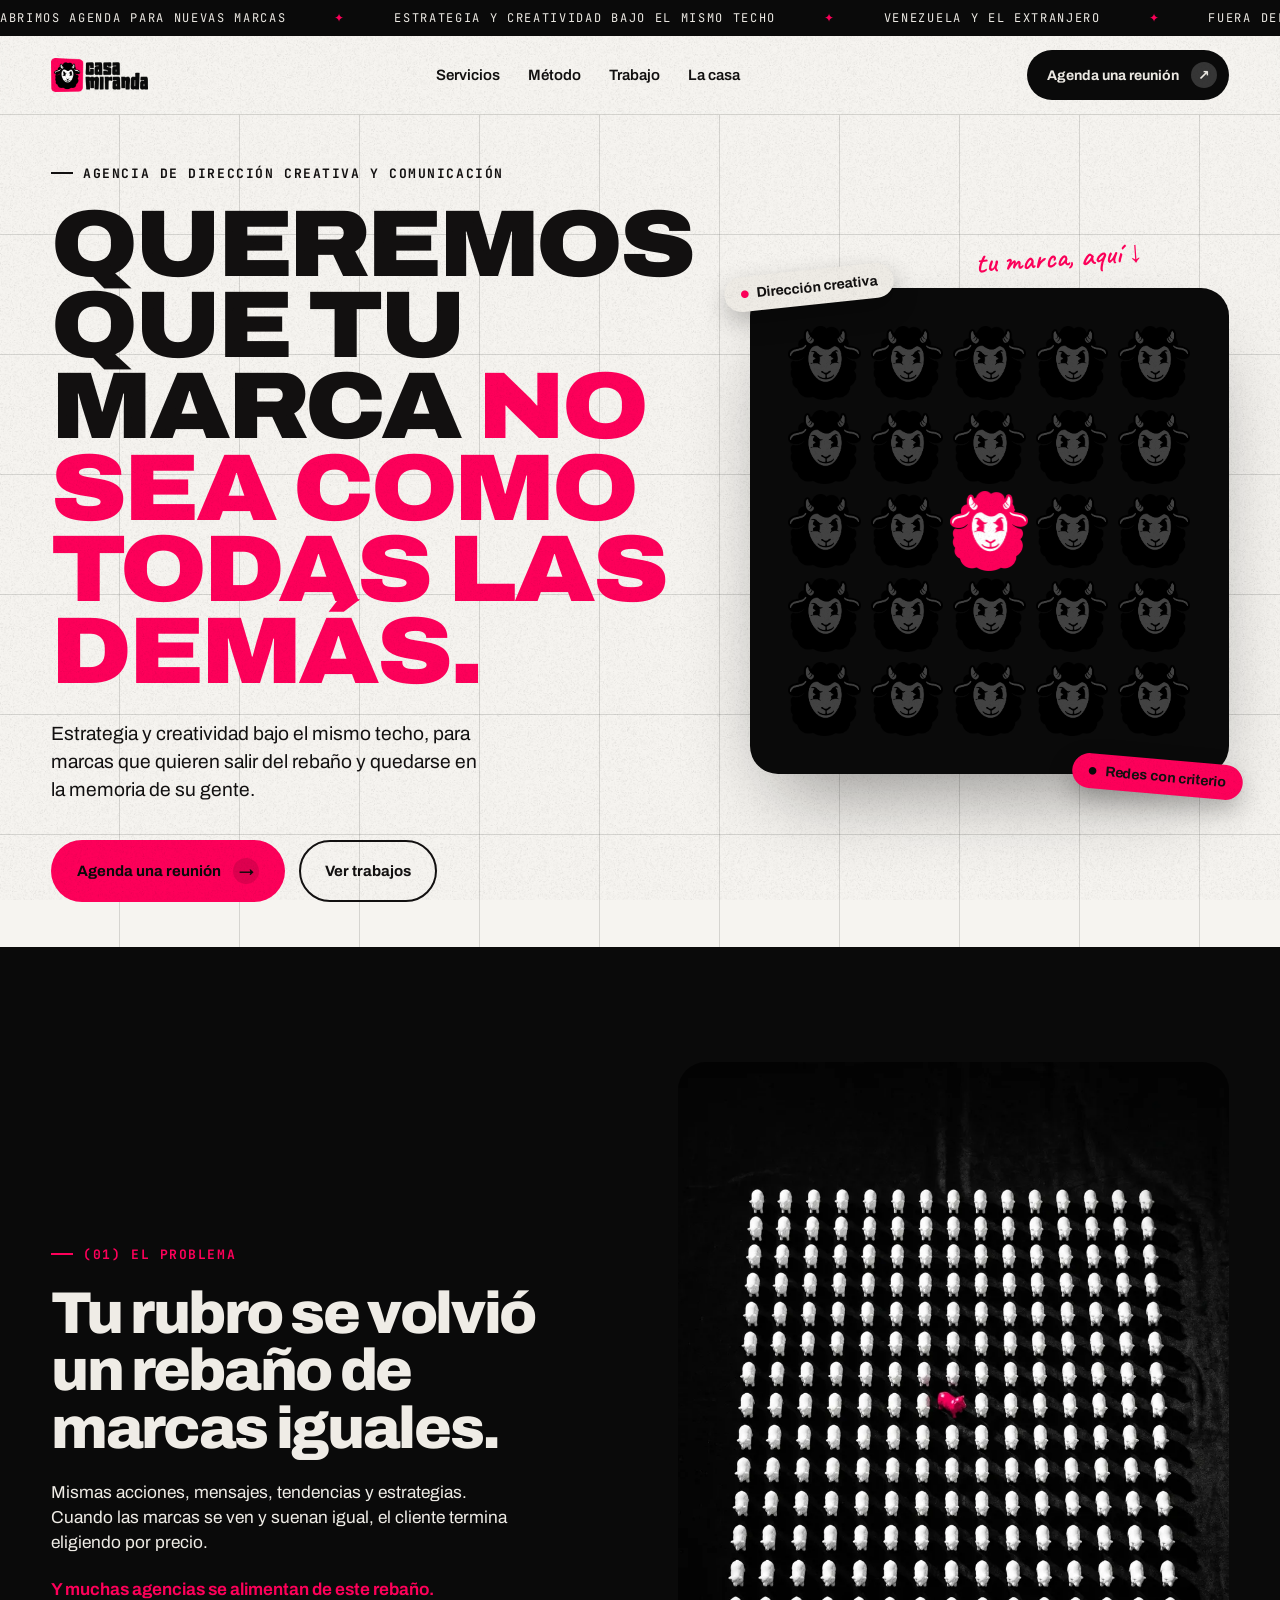
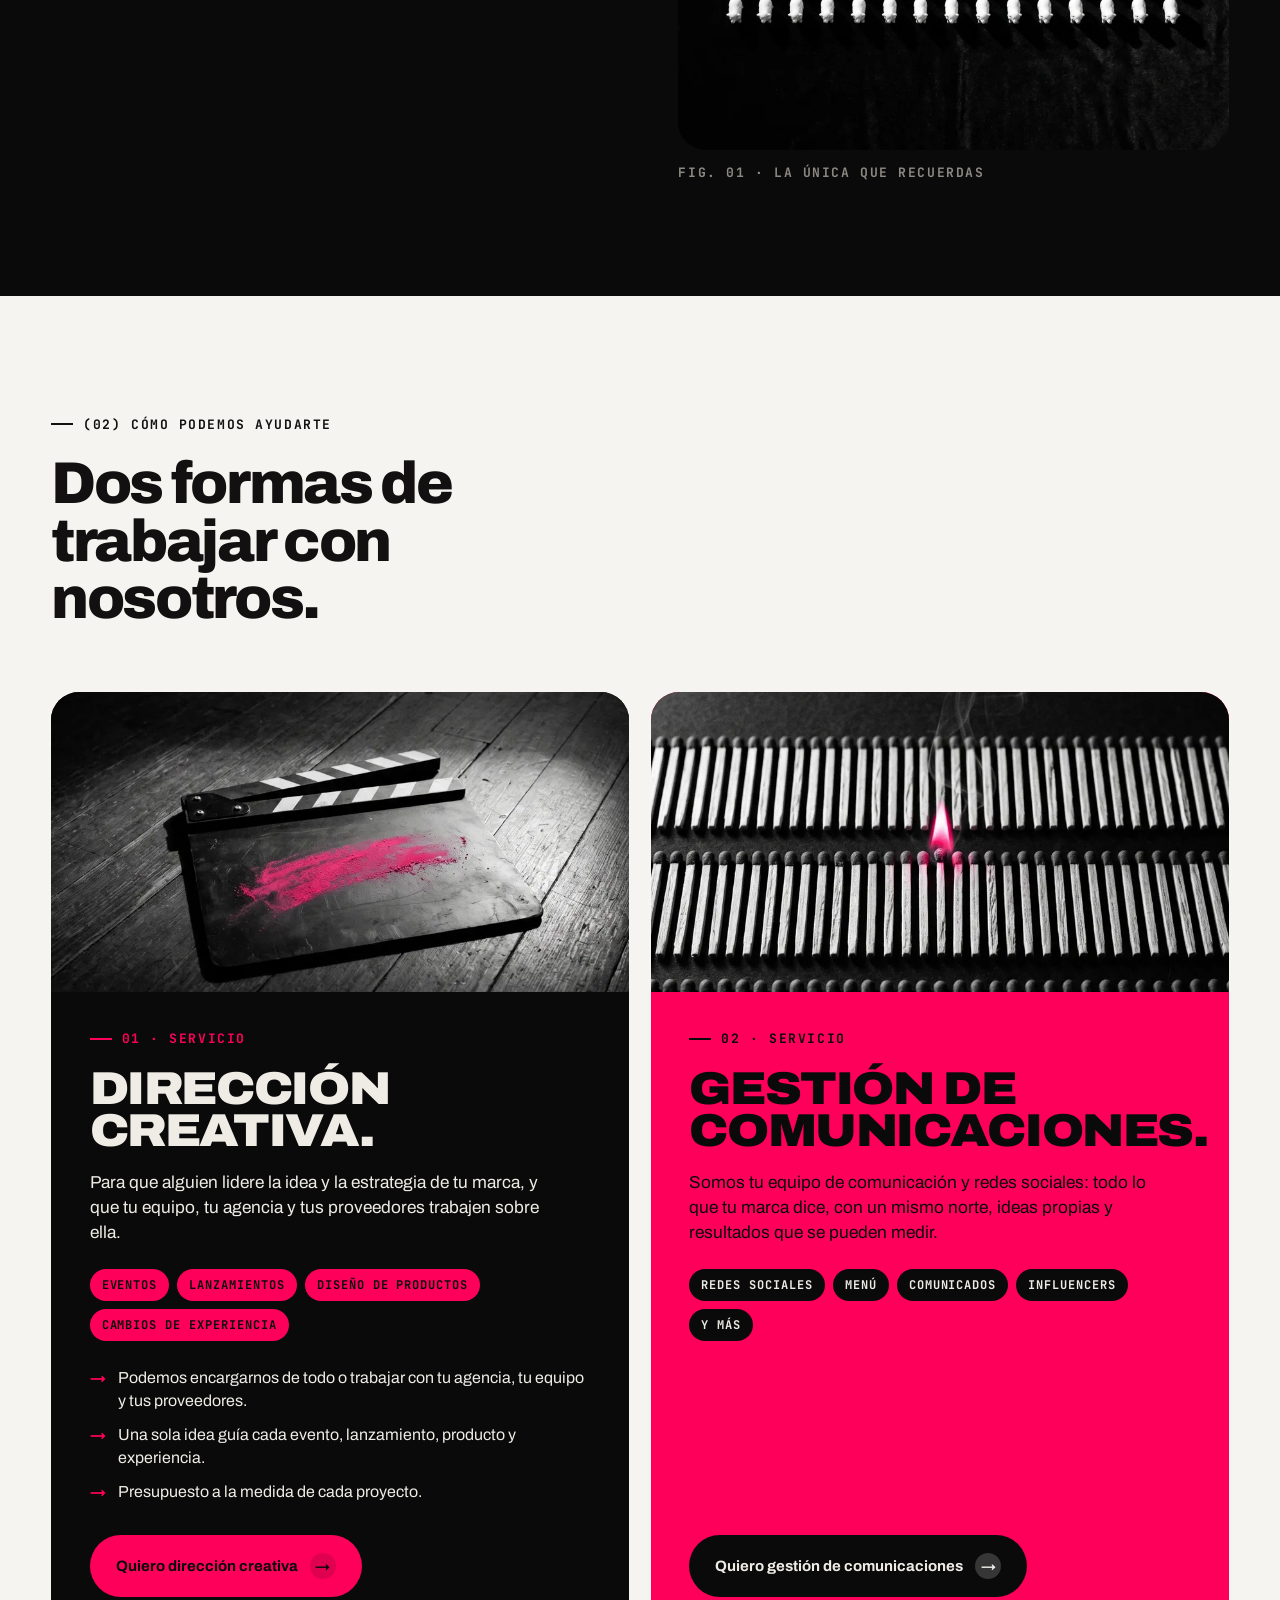
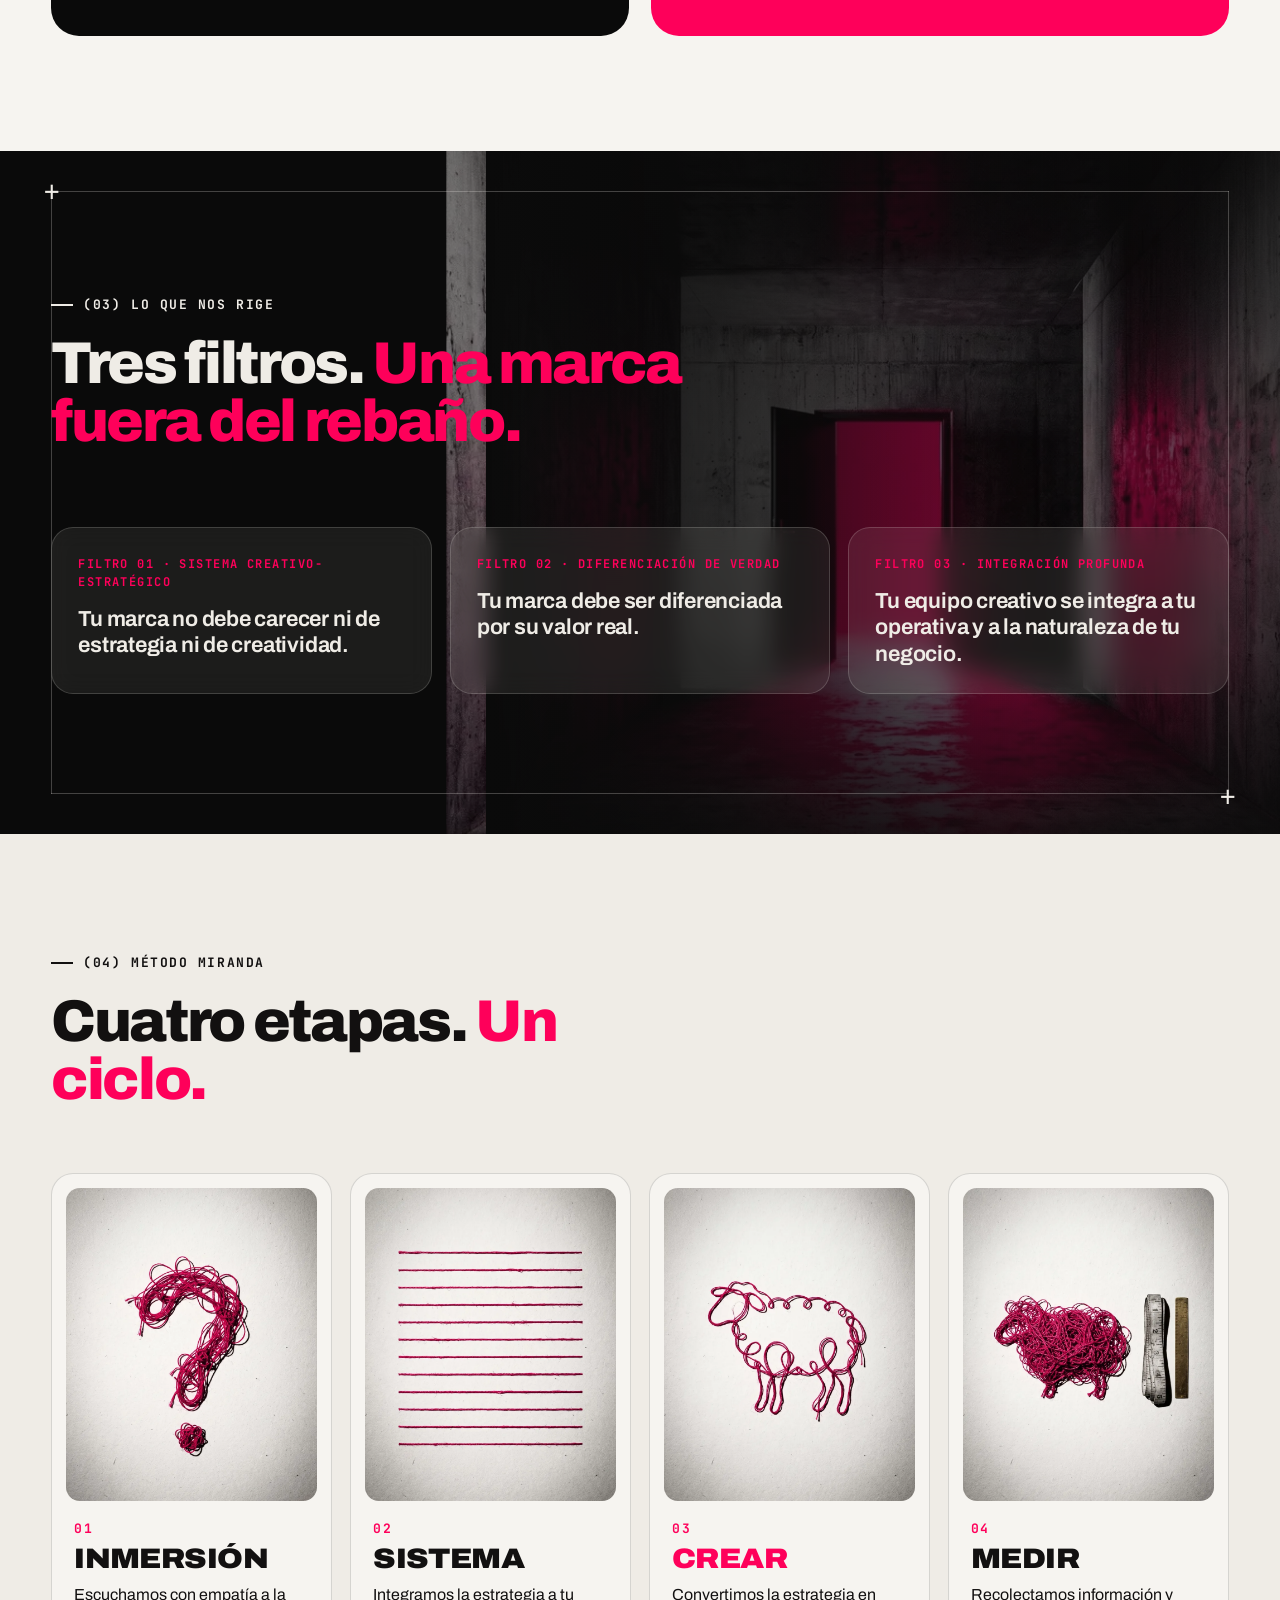
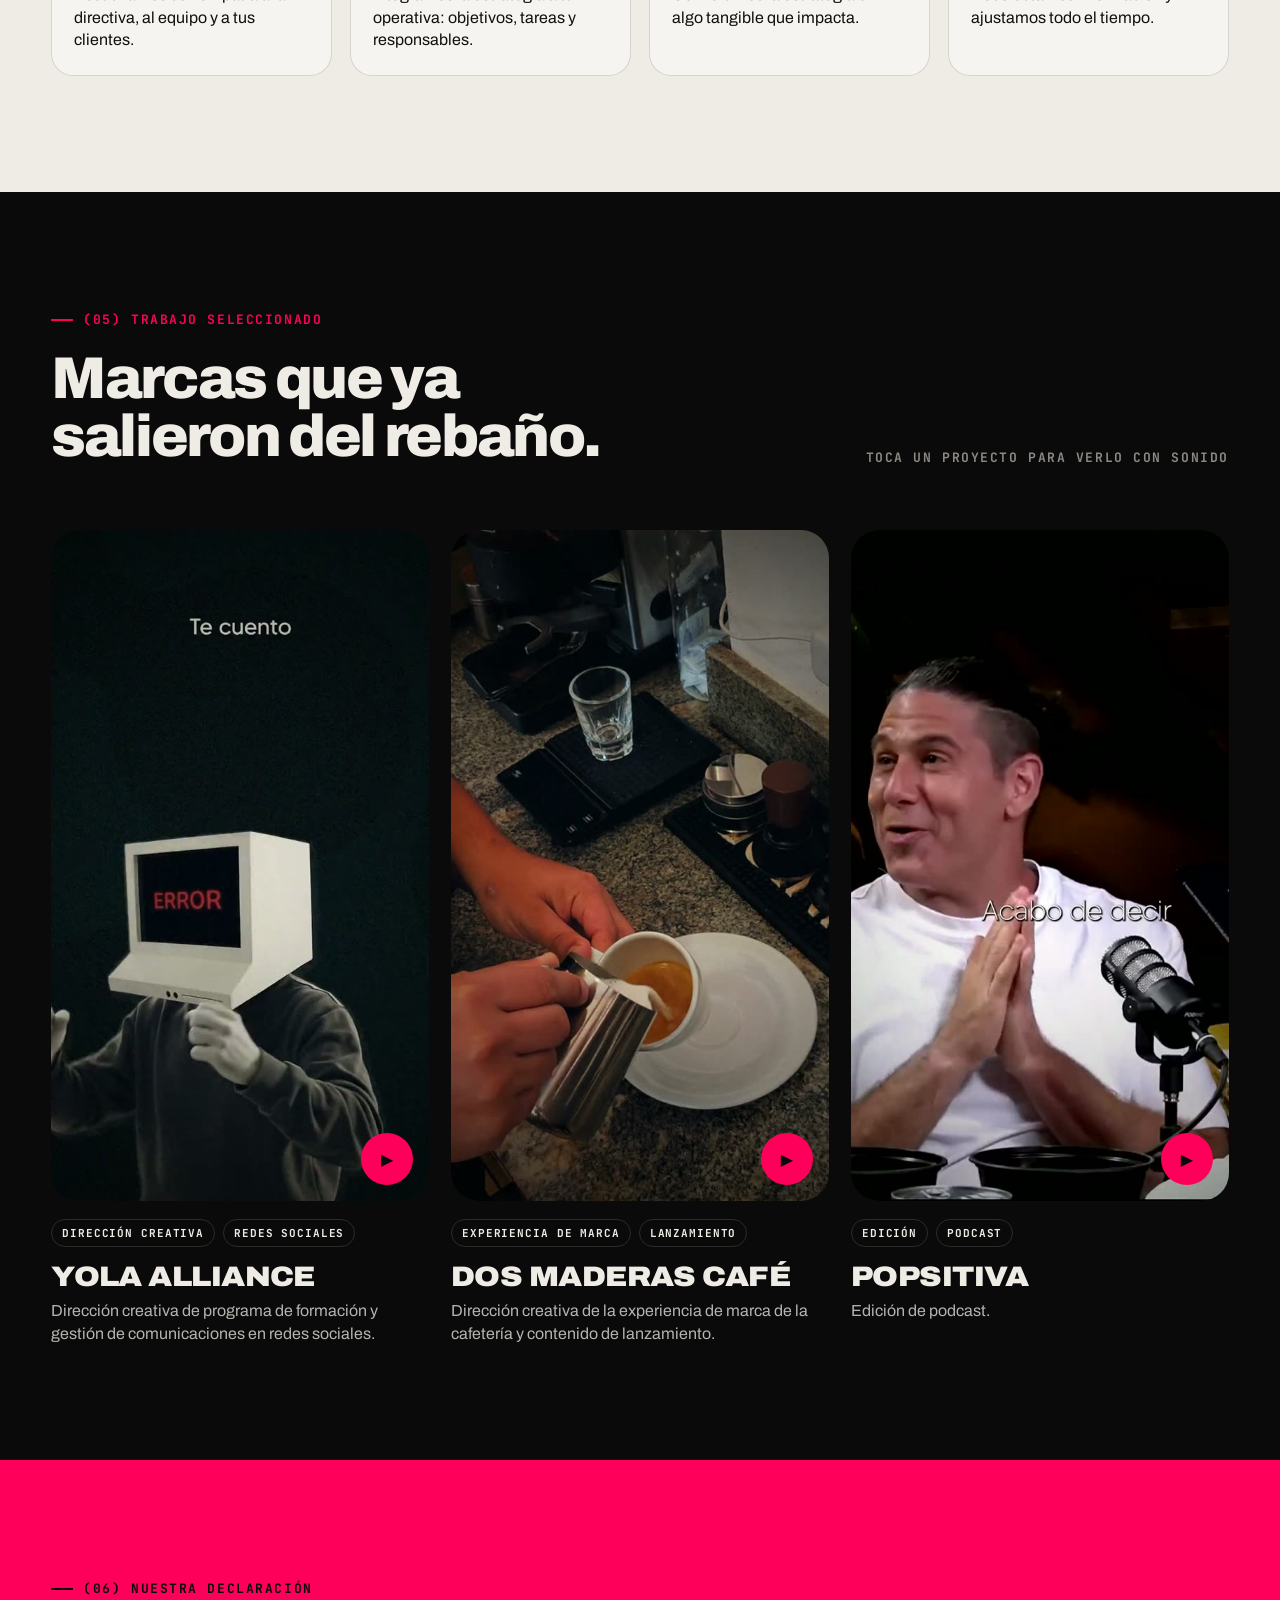
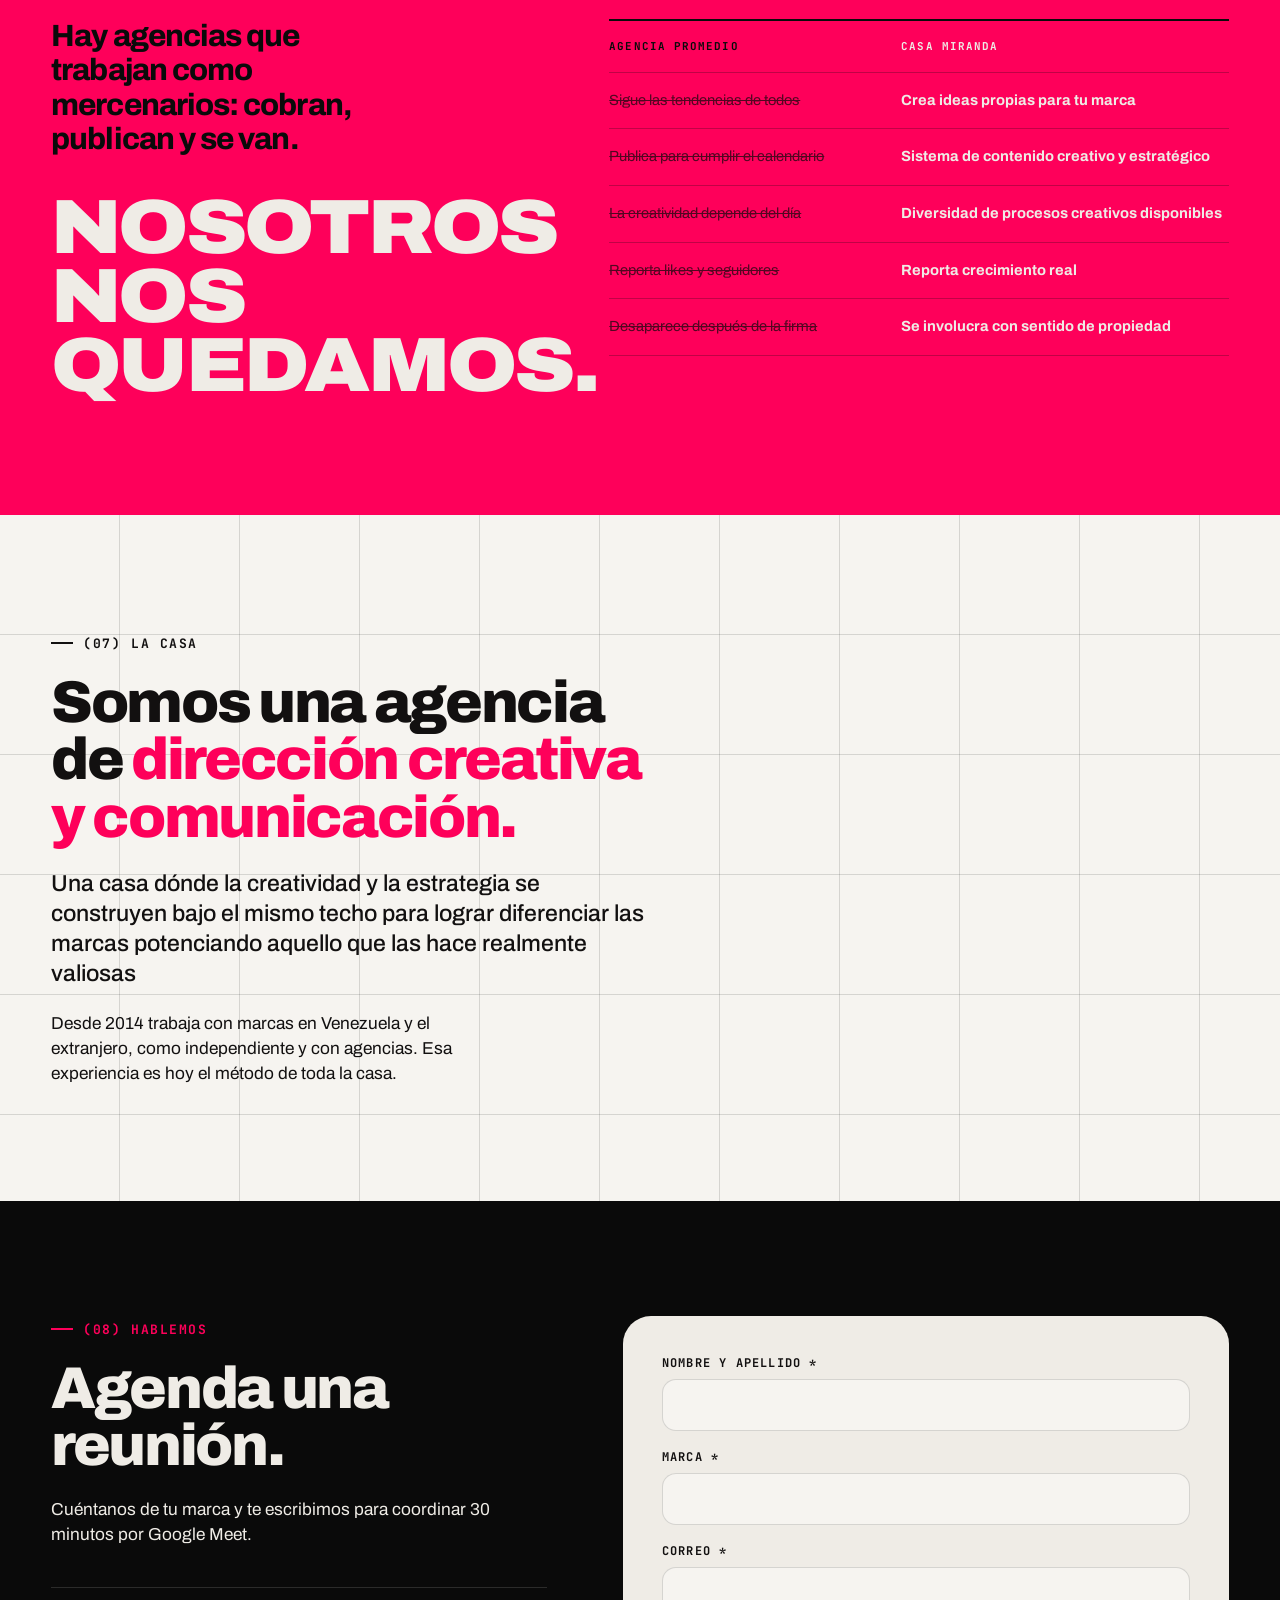
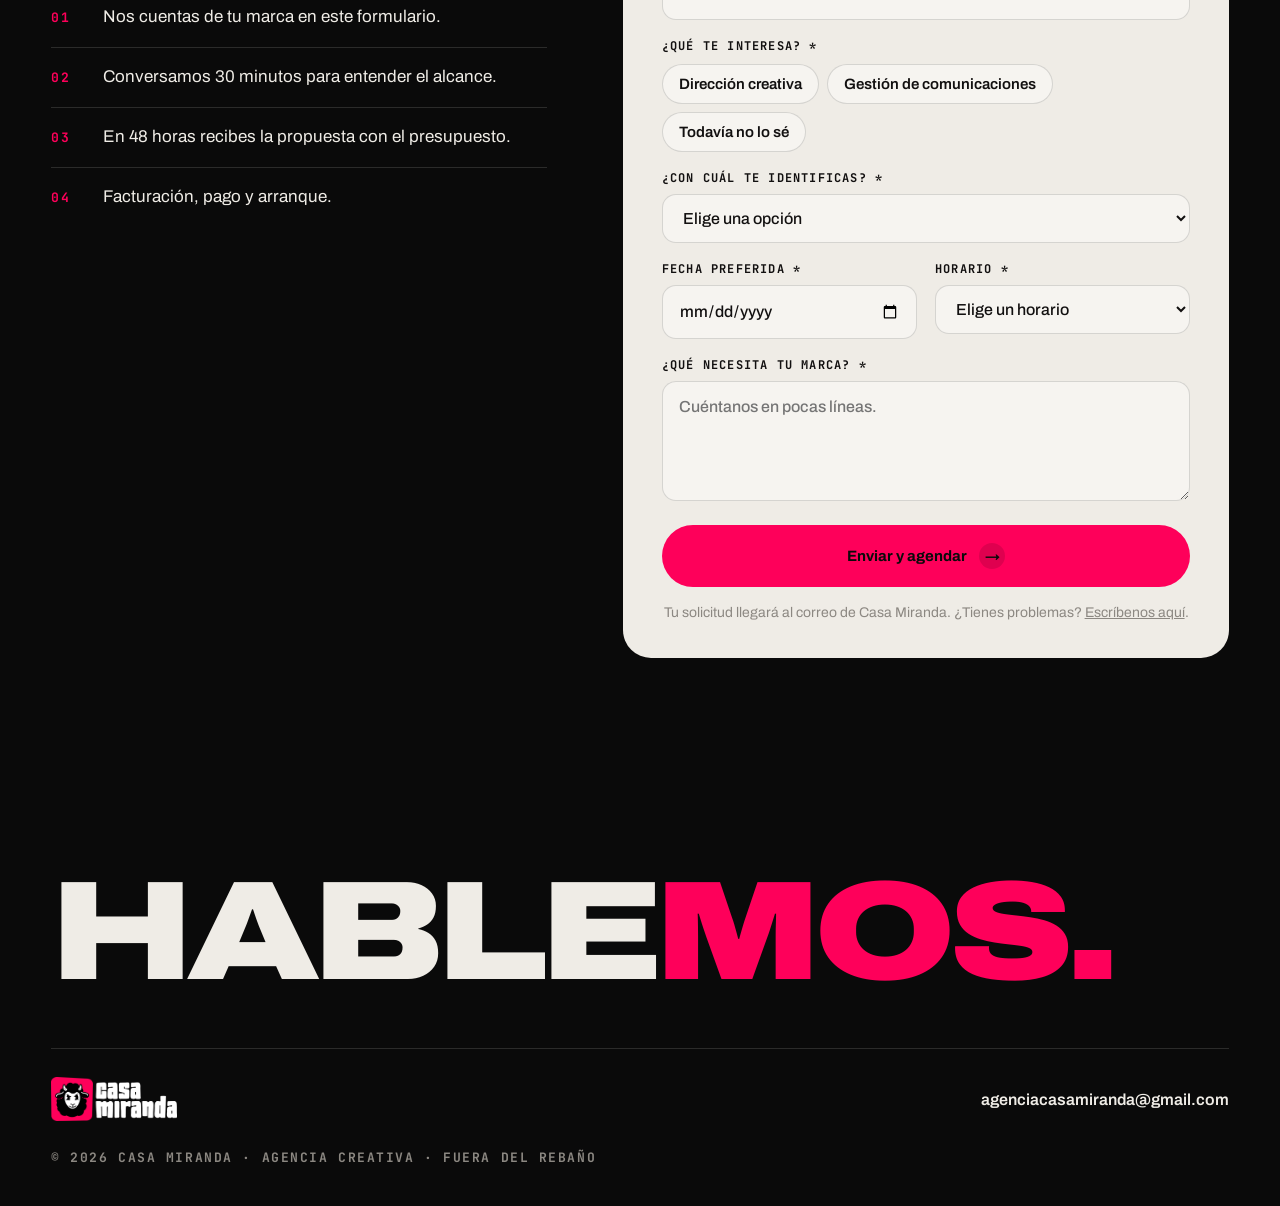
<file: index.html>
<!doctype html>
<html lang="es">
<head>
<meta charset="utf-8">
<meta name="viewport" content="width=device-width, initial-scale=1">
<title>Casa Miranda · Agencia de dirección creativa y comunicación</title>
<meta name="description" content="Queremos que tu marca no sea como todas las demás. Dirección creativa y gestión de comunicaciones: estrategia y creatividad bajo el mismo techo.">
<meta name="theme-color" content="#0A0A0A">
<meta property="og:title" content="Casa Miranda · Fuera del rebaño">
<meta property="og:description" content="Agencia de dirección creativa y comunicación. Estrategia y creatividad bajo el mismo techo.">
<meta property="og:image" content="assets/og-casa-miranda.png">
<meta property="og:type" content="website">
<meta name="twitter:card" content="summary_large_image">
<meta name="twitter:title" content="Casa Miranda · Fuera del rebaño">
<meta name="twitter:description" content="Agencia de dirección creativa y comunicación. Estrategia y creatividad bajo el mismo techo.">
<meta name="twitter:image" content="assets/og-casa-miranda.png">
<link rel="icon" href="assets/favicon.png">
<link rel="preconnect" href="https://fonts.googleapis.com"><link rel="preconnect" href="https://fonts.gstatic.com" crossorigin>
<link href="https://fonts.googleapis.com/css2?family=Archivo:wdth,wght@62..125,400..900&family=JetBrains+Mono:wght@500;700&family=Caveat:wght@600&display=swap" rel="stylesheet">
<link rel="stylesheet" href="styles.css">
<script>
window.dataLayer = window.dataLayer || [];
function gtag(){dataLayer.push(arguments);}
gtag('js', new Date());
</script>
<script async src="https://www.googletagmanager.com/gtm.js?id=GTM-PJ54HZ7G"></script>
<script>
!function(f,b,e,v,n,t,s)
{if(f.fbq)return;n=f.fbq=function(){n.callMethod?
n.callMethod.apply(n,arguments):n.queue.push(arguments)};
if(!f._fbq)f._fbq=n;n.push=n;n.loaded=!0;n.version='2.0';
n.queue=[];t=b.createElement(e);t.async=!0;
t.src=v;s=b.getElementsByTagName(e)[0];
s.parentNode.insertBefore(t,s)}(window,document,'script',
'https://connect.facebook.net/en_US/fbevents.js');
fbq('init', '1110024418749748');
fbq('track', 'PageView');
</script>
<noscript><style>.revela{opacity:1!important;transform:none!important}</style></noscript>
</head>
<body>
<noscript><img height="1" width="1" style="display:none" src="https://www.facebook.com/tr?id=1110024418749748&ev=PageView&noscript=1" alt=""></noscript>

<div class="ticker" aria-hidden="true"><div class="ticker__pista">
  <span>Abrimos agenda para nuevas marcas</span><span>Estrategia y creatividad bajo el mismo techo</span><span>Venezuela y el extranjero</span><span>Fuera del rebaño</span>
  <span>Abrimos agenda para nuevas marcas</span><span>Estrategia y creatividad bajo el mismo techo</span><span>Venezuela y el extranjero</span><span>Fuera del rebaño</span>
</div></div>

<header class="nav">
  <a href="#inicio" class="nav__logo" aria-label="Casa Miranda, inicio"><img src="assets/logo-h-negro.png" alt="Casa Miranda"></a>
  <nav class="nav__links" aria-label="Secciones">
    <a href="#servicios">Servicios</a><a href="#metodo">Método</a><a href="#trabajo">Trabajo</a><a href="#casa">La casa</a>
  </nav>
  <a href="#agenda" class="boton boton--negro">Agenda una reunión <span class="flecha">↗</span></a>
</header>

<main id="inicio">

<!-- HERO -->
<section class="hero reticula">
  <div class="hero__texto">
    <p class="etiqueta">Agencia de dirección creativa y comunicación</p>
    <h1 class="titular">Queremos que tu marca <em>no sea como todas las demás.</em></h1>
    <p class="hero__bajada">Estrategia y creatividad bajo el mismo techo, para marcas que quieren salir del rebaño y quedarse en la memoria de su gente.</p>
    <div class="hero__acciones">
      <a href="#agenda" class="boton boton--rosa">Agenda una reunión <span class="flecha">→</span></a>
      <a href="#trabajo" class="boton boton--linea">Ver trabajos</a>
    </div>
  </div>
  <div class="hero__rebano" aria-label="Un rebaño de ovejas negras con una sola oveja rosa">
    <div class="rebano" id="rebano"></div>
    <span class="sticker sticker--1">Dirección creativa</span>
    <span class="sticker sticker--2">Redes con criterio</span>
    <span class="mano hero__nota">tu marca, aquí ↓</span>
  </div>
</section>

<!-- EL PROBLEMA -->
<section class="bloque bloque--negro problema">
  <div class="problema__texto revela">
    <p class="etiqueta etiqueta--rosa">(01) El problema</p>
    <h2 class="titulo">Tu rubro se volvió un rebaño de marcas iguales.</h2>
    <p class="cuerpo">Mismas acciones, mensajes, tendencias y estrategias. Cuando las marcas se ven y suenan igual, el cliente termina eligiendo por precio.</p>
    <p class="cuerpo cuerpo--rosa">Y muchas agencias se alimentan de este rebaño.</p>
  </div>
  <figure class="problema__foto revela">
    <img src="assets/img/cm-01.webp" alt="Cuadrícula de ovejas blancas de porcelana con una sola oveja rosa" loading="lazy">
    <figcaption class="mono">Fig. 01 · La única que recuerdas</figcaption>
  </figure>
</section>

<!-- SERVICIOS -->
<section class="bloque servicios" id="servicios">
  <div class="cabeza revela">
    <p class="etiqueta">(02) Cómo podemos ayudarte</p>
    <h2 class="titulo">Dos formas de trabajar con nosotros.</h2>
  </div>
  <div class="servicios__grid">
    <article class="servicio servicio--negro revela">
      <div class="servicio__foto"><img src="assets/img/cm-26.webp" alt="Claqueta de cine con una mancha rosa" loading="lazy"></div>
      <div class="servicio__cuerpo">
        <p class="etiqueta etiqueta--rosa">01 · Servicio</p>
        <h3 class="servicio__titulo">Dirección creativa.</h3>
        <p class="cuerpo">Para que alguien lidere la idea y la estrategia de tu marca, y que tu equipo, tu agencia y tus proveedores trabajen sobre ella.</p>
        <ul class="chips"><li>Eventos</li><li>Lanzamientos</li><li>Diseño de productos</li><li>Cambios de experiencia</li></ul>
        <ul class="lista">
          <li>Podemos encargarnos de todo o trabajar con tu agencia, tu equipo y tus proveedores.</li>
          <li>Una sola idea guía cada evento, lanzamiento, producto y experiencia.</li>
          <li>Presupuesto a la medida de cada proyecto.</li>
        </ul>
        <a href="#agenda" class="boton boton--rosa" data-servicio="Dirección creativa">Quiero dirección creativa <span class="flecha">→</span></a>
      </div>
    </article>
    <article class="servicio servicio--rosa revela">
      <div class="servicio__foto"><img src="assets/img/cm-03.webp" alt="Una fila de fósforos con uno solo encendido en rosa" loading="lazy"></div>
      <div class="servicio__cuerpo">
        <p class="etiqueta">02 · Servicio</p>
        <h3 class="servicio__titulo">Gestión de comunicaciones.</h3>
        <p class="cuerpo">Somos tu equipo de comunicación y redes sociales: todo lo que tu marca dice, con un mismo norte, ideas propias y resultados que se pueden medir.</p>
        <ul class="chips chips--negro"><li>Redes sociales</li><li>Menú</li><li>Comunicados</li><li>Influencers</li><li>Y más</li></ul>
        <a href="#agenda" class="boton boton--negro" data-servicio="Gestión de comunicaciones">Quiero gestión de comunicaciones <span class="flecha">→</span></a>
      </div>
    </article>
  </div>
</section>

<!-- TRES FILTROS -->
<section class="filtros" aria-labelledby="t-filtros">
  <div class="filtros__fondo"><img src="assets/img/cm-07-c.webp" alt="" loading="lazy"></div>
  <div class="filtros__reticula" aria-hidden="true"><i></i><i></i><i></i><i></i></div>
  <div class="filtros__contenido">
    <p class="etiqueta etiqueta--hueso revela">(03) Lo que nos rige</p>
    <h2 class="titulo titulo--hueso revela" id="t-filtros">Tres filtros. <em>Una marca fuera del rebaño.</em></h2>
    <div class="filtros__grid">
      <article class="filtro revela"><span class="mono">Filtro 01 · Sistema creativo-estratégico</span><p>Tu marca no debe carecer ni de estrategia ni de creatividad.</p></article>
      <article class="filtro revela"><span class="mono">Filtro 02 · Diferenciación de verdad</span><p>Tu marca debe ser diferenciada por su valor real.</p></article>
      <article class="filtro revela"><span class="mono">Filtro 03 · Integración profunda</span><p>Tu equipo creativo se integra a tu operativa y a la naturaleza de tu negocio.</p></article>
    </div>
  </div>
</section>

<!-- MÉTODO -->
<section class="bloque metodo" id="metodo">
  <div class="cabeza revela">
    <p class="etiqueta">(04) Método Miranda</p>
    <h2 class="titulo">Cuatro etapas. <em>Un ciclo.</em></h2>
  </div>
  <ol class="metodo__lista">
    <li class="paso revela"><img src="assets/img/cm-18.webp" alt="Hilo rosa enredado en forma de signo de interrogación" loading="lazy"><span class="mono">01</span><h3>Inmersión</h3><p>Escuchamos con empatía a la directiva, al equipo y a tus clientes.</p></li>
    <li class="paso revela"><img src="assets/img/cm-19.webp" alt="Hilo rosa ordenado en líneas rectas" loading="lazy"><span class="mono">02</span><h3>Sistema</h3><p>Integramos la estrategia a tu operativa: objetivos, tareas y responsables.</p></li>
    <li class="paso revela"><img src="assets/img/cm-20.webp" alt="Hilo rosa con la silueta de una oveja" loading="lazy"><span class="mono">03</span><h3>Crear</h3><p>Convertimos la estrategia en algo tangible que impacta.</p></li>
    <li class="paso revela"><img src="assets/img/cm-21.webp" alt="Oveja de hilo rosa junto a una cinta métrica" loading="lazy"><span class="mono">04</span><h3>Medir</h3><p>Recolectamos información y ajustamos todo el tiempo.</p></li>
  </ol>
</section>

<!-- TRABAJO -->
<section class="bloque bloque--negro trabajo" id="trabajo">
  <div class="cabeza cabeza--fila revela">
    <div>
      <p class="etiqueta etiqueta--rosa">(05) Trabajo seleccionado</p>
      <h2 class="titulo titulo--hueso">Marcas que ya salieron del rebaño.</h2>
    </div>
    <p class="mono trabajo__ayuda">Toca un proyecto para verlo con sonido</p>
  </div>
  <div class="trabajo__grid">
    <button class="caso revela" data-video="assets/video/yola.mp4">
      <span class="caso__marco"><video src="assets/video/yola.mp4" poster="assets/video/yola.jpg" muted loop playsinline preload="none"></video><span class="caso__play" aria-hidden="true">▶</span></span>
      <span class="caso__info"><span class="chips chips--chico"><span>Dirección creativa</span><span>Redes sociales</span></span>
        <strong>Yola Alliance</strong><span>Dirección creativa de programa de formación y gestión de comunicaciones en redes sociales.</span></span>
    </button>
    <button class="caso revela" data-video="assets/video/dos-maderas.mp4">
      <span class="caso__marco"><video src="assets/video/dos-maderas.mp4" poster="assets/video/dos-maderas.jpg" muted loop playsinline preload="none"></video><span class="caso__play" aria-hidden="true">▶</span></span>
      <span class="caso__info"><span class="chips chips--chico"><span>Experiencia de marca</span><span>Lanzamiento</span></span>
        <strong>Dos Maderas Café</strong><span>Dirección creativa de la experiencia de marca de la cafetería y contenido de lanzamiento.</span></span>
    </button>
    <button class="caso revela" data-video="assets/video/popsitiva.mp4">
      <span class="caso__marco"><video src="assets/video/popsitiva.mp4" poster="assets/video/popsitiva.jpg" muted loop playsinline preload="none"></video><span class="caso__play" aria-hidden="true">▶</span></span>
      <span class="caso__info"><span class="chips chips--chico"><span>Edición</span><span>Podcast</span></span>
        <strong>Popsitiva</strong><span>Edición de podcast.</span></span>
    </button>
  </div>
</section>

<!-- DECLARACIÓN -->
<section class="bloque bloque--rosa declaracion">
  <div class="declaracion__frase revela">
    <p class="etiqueta">(06) Nuestra declaración</p>
    <p class="declaracion__cita">Hay agencias que trabajan como mercenarios: cobran, publican y se van.</p>
    <p class="titular titular--hueso">Nosotros nos quedamos.</p>
  </div>
  <div class="contraste revela">
    <div class="contraste__fila contraste__cab"><span>Agencia promedio</span><span>Casa Miranda</span></div>
    <div class="contraste__fila"><s>Sigue las tendencias de todos</s><span>Crea ideas propias para tu marca</span></div>
    <div class="contraste__fila"><s>Publica para cumplir el calendario</s><span>Sistema de contenido creativo y estratégico</span></div>
    <div class="contraste__fila"><s>La creatividad depende del día</s><span>Diversidad de procesos creativos disponibles</span></div>
    <div class="contraste__fila"><s>Reporta likes y seguidores</s><span>Reporta crecimiento real</span></div>
    <div class="contraste__fila"><s>Desaparece después de la firma</s><span>Se involucra con sentido de propiedad</span></div>
  </div>
</section>

<!-- LA CASA -->
<section class="bloque casa reticula" id="casa">
  <div class="casa__texto revela">
    <p class="etiqueta">(07) La casa</p>
    <h2 class="titulo">Somos una agencia de <em>dirección creativa y comunicación.</em></h2>
    <p class="cuerpo cuerpo--grande">Una casa dónde la creatividad y la estrategia se construyen bajo el mismo techo para lograr diferenciar las marcas potenciando aquello que las hace realmente valiosas</p>
    <p class="cuerpo">Desde 2014 trabaja con marcas en Venezuela y el extranjero, como independiente y con agencias. Esa experiencia es hoy el método de toda la casa.</p>
  </div>
</section>

<!-- AGENDA -->
<section class="bloque bloque--negro agenda" id="agenda">
  <div class="agenda__texto revela">
    <p class="etiqueta etiqueta--rosa">(08) Hablemos</p>
    <h2 class="titulo titulo--hueso">Agenda una reunión.</h2>
    <p class="cuerpo">Cuéntanos de tu marca y te escribimos para coordinar 30 minutos por Google Meet.</p>
    <ol class="pasos-cortos">
      <li><span class="mono">01</span>Nos cuentas de tu marca en este formulario.</li>
      <li><span class="mono">02</span>Conversamos 30 minutos para entender el alcance.</li>
      <li><span class="mono">03</span>En 48 horas recibes la propuesta con el presupuesto.</li>
      <li><span class="mono">04</span>Facturación, pago y arranque.</li>
    </ol>
  </div>
  <form class="formulario revela" id="formulario" novalidate>
    <input type="hidden" name="access_key" value="4d8f2d1c-9576-4870-9f86-ec5b247cd82f">
    <div class="campo"><label for="f-nombre">Nombre y apellido *</label><input id="f-nombre" name="name" required autocomplete="name"></div>
    <div class="campo"><label for="f-marca">Marca *</label><input id="f-marca" name="marca" required autocomplete="organization"></div>
    <div class="campo"><label for="f-correo">Correo *</label><input id="f-correo" name="email" type="email" required autocomplete="email"></div>
    <fieldset class="campo">
      <legend>¿Qué te interesa? *</legend>
      <div class="opciones">
        <label><input type="radio" name="servicio" value="Dirección creativa" required><span>Dirección creativa</span></label>
        <label><input type="radio" name="servicio" value="Gestión de comunicaciones" required><span>Gestión de comunicaciones</span></label>
        <label><input type="radio" name="servicio" value="Todavía no lo sé" required><span>Todavía no lo sé</span></label>
      </div>
    </fieldset>
    <div class="campo"><label for="f-perfil">¿Con cuál te identificas? *</label>
      <select id="f-perfil" name="perfil" required>
        <option value="" disabled selected>Elige una opción</option>
        <option>Mi marca tiene años de historia y no quiero quedarme dormido.</option>
        <option>Estoy cansado de propuestas de relleno y exijo ideas con buen acabado.</option>
        <option>Mi producto ya funciona, pero el marketing todavía depende de mí.</option>
        <option>Mi marca es parte de mi vida y quiero un equipo que la sienta igual.</option>
      </select></div>
    <div class="campo campo--mitad"><label for="f-fecha">Fecha preferida *</label><input id="f-fecha" name="fecha" type="date" required></div>
    <div class="campo campo--mitad"><label for="f-hora">Horario *</label>
      <select id="f-hora" name="hora" required><option value="" disabled selected>Elige un horario</option><option>Cualquiera</option><option>Mañana</option><option>Tarde</option></select></div>
    <div class="campo"><label for="f-mensaje">¿Qué necesita tu marca? *</label><textarea id="f-mensaje" name="message" rows="4" placeholder="Cuéntanos en pocas líneas." required></textarea></div>
    <p class="formulario__error" id="f-error" role="alert" tabindex="-1"></p>
    <button type="submit" class="boton boton--rosa boton--ancho">Enviar y agendar <span class="flecha">→</span></button>
    <p class="formulario__nota">Tu solicitud llegará al correo de Casa Miranda. ¿Tienes problemas? <a href="#" data-correo>Escríbenos aquí</a>.</p>
  </form>
</section>

</main>

<footer class="pie">
  <p class="pie__grande">Hable<em>mos.</em></p>
  <div class="pie__fila">
    <img src="assets/logo-h-blanco.png" alt="Casa Miranda" class="pie__logo">
    <ul class="pie__contacto">
      <li><a href="#" data-correo>agenciacasamiranda@gmail.com</a></li>
    </ul>
  </div>
  <p class="mono pie__legal">© 2026 Casa Miranda · Agencia creativa · Fuera del rebaño</p>
</footer>

<div class="visor" id="visor" role="dialog" aria-modal="true" aria-label="Reproducción del proyecto" hidden>
  <button class="visor__cerrar" aria-label="Cerrar">✕</button>
  <video controls playsinline></video>
</div>

<script src="main.js"></script>
</body>
</html>
</file>
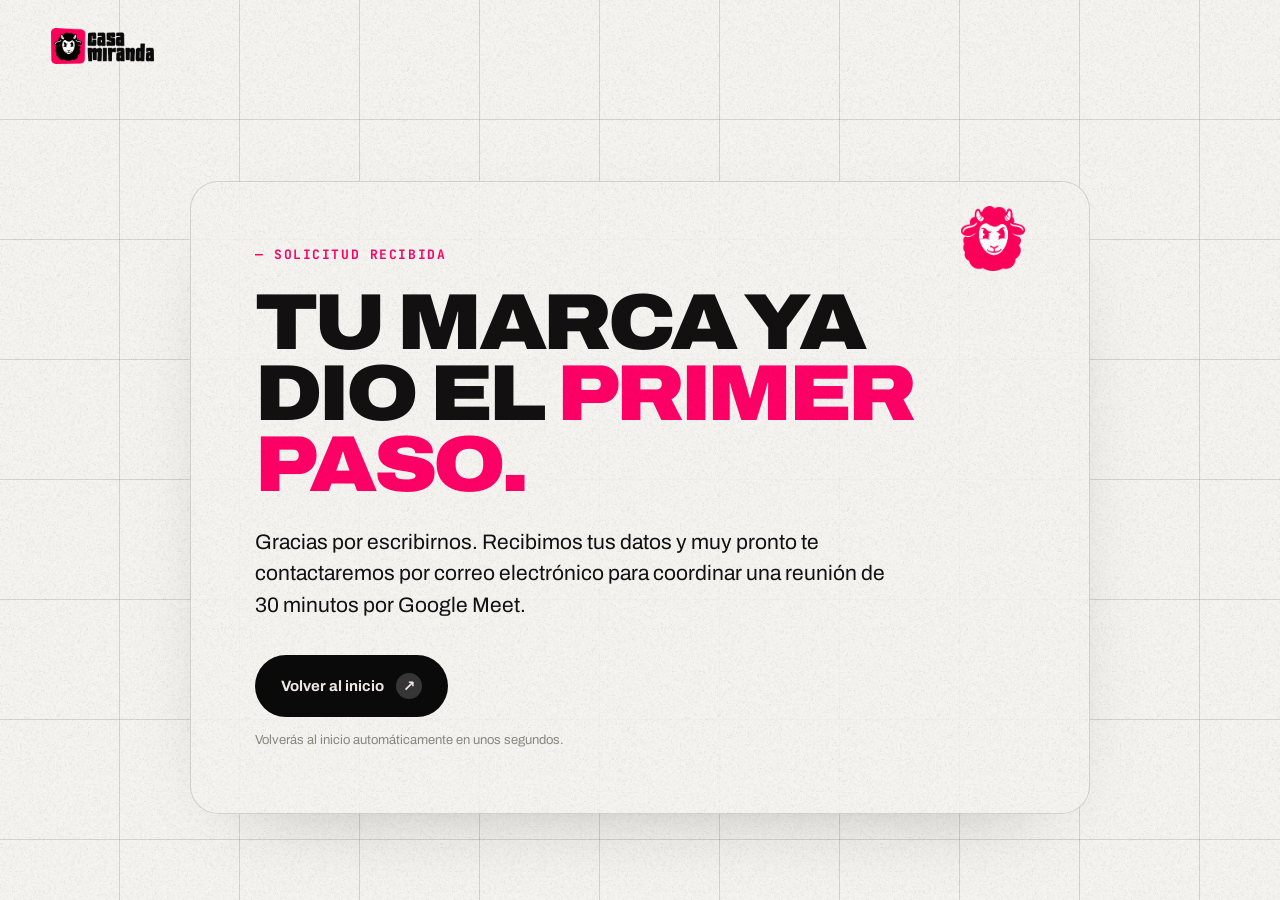
<file: gracias.html>
<!doctype html>
<html lang="es">
<head>
<meta charset="utf-8">
<meta name="viewport" content="width=device-width, initial-scale=1">
<title>Solicitud recibida · Casa Miranda</title>
<meta name="description" content="Gracias por contactar a Casa Miranda. Nos pondremos en contacto contigo por correo para coordinar una reunión.">
<meta name="theme-color" content="#F6F4F0">
<link rel="icon" href="assets/favicon.png">
<link rel="preconnect" href="https://fonts.googleapis.com"><link rel="preconnect" href="https://fonts.gstatic.com" crossorigin>
<link href="https://fonts.googleapis.com/css2?family=Archivo:wdth,wght@62..125,400..900&family=JetBrains+Mono:wght@500;700&family=Caveat:wght@600&display=swap" rel="stylesheet">
<link rel="stylesheet" href="styles.css">
<script>
window.dataLayer = window.dataLayer || [];
function gtag(){dataLayer.push(arguments);}
gtag('js', new Date());
</script>
<script async src="https://www.googletagmanager.com/gtm.js?id=GTM-PJ54HZ7G"></script>
<script>
!function(f,b,e,v,n,t,s)
{if(f.fbq)return;n=f.fbq=function(){n.callMethod?
n.callMethod.apply(n,arguments):n.queue.push(arguments)};
if(!f._fbq)f._fbq=n;n.push=n;n.loaded=!0;n.version='2.0';
n.queue=[];t=b.createElement(e);t.async=!0;
t.src=v;s=b.getElementsByTagName(e)[0];
s.parentNode.insertBefore(t,s)}(window,document,'script',
'https://connect.facebook.net/en_US/fbevents.js');
fbq('init', '1110024418749748');
fbq('track', 'PageView');
fbq('track', 'Lead');
</script>
</head>
<body class="gracias-pagina">
<noscript><img height="1" width="1" style="display:none" src="https://www.facebook.com/tr?id=1110024418749748&ev=PageView&noscript=1" alt=""></noscript>
<header class="gracias-header">
  <a href="/" class="gracias-logo" aria-label="Casa Miranda, volver al inicio"><img src="assets/logo-h-negro.png" alt="Casa Miranda"></a>
</header>
<main class="gracias-main">
  <section class="gracias-contenido" aria-labelledby="gracias-titulo">
    <img class="gracias-oveja" src="assets/oveja-rosa.png" alt="" aria-hidden="true">
    <p class="gracias-etiqueta">— Solicitud recibida</p>
    <h1 class="gracias-titulo" id="gracias-titulo">Tu marca ya dio el <em>primer paso.</em></h1>
    <p class="gracias-texto">Gracias por escribirnos. Recibimos tus datos y muy pronto te contactaremos por correo electrónico para coordinar una reunión de 30 minutos por Google Meet.</p>
    <a href="/" class="boton boton--negro gracias-boton">Volver al inicio <span class="flecha">↗</span></a>
    <p class="gracias-redireccion" role="status">Volverás al inicio automáticamente en unos segundos.</p>
  </section>
</main>
<script>
window.setTimeout(() => { window.location.href = '/'; }, 5000);
</script>
</body>
</html>
</file>
<file: styles.css>
/* Casa Miranda · landing v2 — editorial con grano, retícula visible y un solo golpe de rosa */
:root {
  --rosa: #FE005A; --rosa-osc: #D9004D; --negro: #0A0A0A; --carbon: #161514; --hueso: #EFECE6; --papel: #F6F4F0;
  --piedra: #8C8882; --tinta: #121010; --linea: rgba(18, 16, 16, .14); --linea-osc: rgba(239, 236, 230, .14);
  --f: 'Archivo', system-ui, sans-serif; --mono: 'JetBrains Mono', ui-monospace, monospace; --mano: 'Caveat', cursive;
  --m: clamp(18px, 4vw, 64px); --radio: 28px; --max: 1440px;
}
* { box-sizing: border-box; margin: 0; padding: 0; }
html { scroll-behavior: smooth; scroll-padding-top: 90px; }
body { font-family: var(--f); background: var(--papel); color: var(--tinta); -webkit-font-smoothing: antialiased; overflow-x: hidden; }
body::after { content: ''; position: fixed; inset: 0; pointer-events: none; z-index: 100; background: url('assets/grano-oscuro.png'); background-size: 220px; opacity: .22; mix-blend-mode: multiply; }
img, video { display: block; max-width: 100%; }
a { color: inherit; }
em { font-style: normal; color: var(--rosa); }

/* Tipografía */
.etiqueta, .mono { font-family: var(--mono); font-weight: 700; font-size: 13px; letter-spacing: .12em; text-transform: uppercase; }
.etiqueta { margin-bottom: 22px; display: inline-flex; gap: 10px; align-items: center; }
.etiqueta::before { content: ''; width: 22px; height: 2px; background: currentColor; }
.etiqueta--rosa { color: var(--rosa); } .etiqueta--hueso { color: var(--hueso); }
.titular { font-weight: 900; font-variation-settings: 'wdth' 112; text-transform: uppercase; font-size: clamp(44px, 7.4vw, 124px); line-height: .86; letter-spacing: -.035em; }
.titular--hueso { color: var(--hueso); }
.titulo { font-weight: 850; font-variation-settings: 'wdth' 100; font-size: clamp(34px, 4.6vw, 72px); line-height: .98; letter-spacing: -.04em; max-width: 16ch; }
.titulo--hueso { color: var(--hueso); }
.titulo--chico { font-size: 34px; }
.cuerpo { font-size: clamp(17px, 1.35vw, 21px); line-height: 1.45; max-width: 46ch; margin-top: 22px; }
.cuerpo--grande { font-size: clamp(20px, 1.8vw, 28px); line-height: 1.3; font-weight: 500; }
.cuerpo--rosa { color: var(--rosa); font-weight: 650; }
.mano { font-family: var(--mano); font-weight: 600; color: var(--rosa); }

/* Botones */
.boton { display: inline-flex; align-items: center; gap: 12px; padding: 16px 24px; border-radius: 999px; font-weight: 700; font-size: 15px; text-decoration: none; border: 2px solid transparent; transition: transform .25s cubic-bezier(.2,.8,.2,1), background .2s, color .2s; white-space: nowrap; cursor: pointer; font-family: var(--f); }
.boton:hover { transform: translateY(-2px); }
.boton .flecha { display: inline-grid; place-items: center; width: 26px; height: 26px; border-radius: 50%; background: rgba(255,255,255,.18); transition: transform .25s; }
.boton:hover .flecha { transform: rotate(-45deg); }
.boton--negro { background: var(--negro); color: var(--hueso); }
.boton--rosa { background: var(--rosa); color: var(--negro); }
.boton--rosa .flecha { background: rgba(0,0,0,.12); }
.boton--linea { border-color: var(--tinta); }
.boton--ancho { width: 100%; justify-content: center; }

/* Ticker y navegación */
.ticker { background: var(--negro); color: var(--hueso); overflow: hidden; font-family: var(--mono); font-size: 12px; letter-spacing: .14em; text-transform: uppercase; padding: 10px 0; }
.ticker__pista { display: flex; gap: 48px; width: max-content; animation: ticker 38s linear infinite; }
.ticker__pista span::after { content: '✦'; color: var(--rosa); margin-left: 48px; }
@keyframes ticker { to { transform: translateX(-50%); } }
.nav { position: sticky; top: 0; z-index: 50; display: flex; align-items: center; justify-content: space-between; gap: 20px; padding: 14px var(--m); background: rgba(246,244,240,.82); backdrop-filter: blur(14px); border-bottom: 1px solid var(--linea); }
.nav__logo img { height: 34px; }
.nav__links { display: flex; gap: 28px; font-weight: 600; font-size: 15px; }
.nav__links a { text-decoration: none; position: relative; }
.nav__links a::after { content: ''; position: absolute; left: 0; right: 100%; bottom: -4px; height: 2px; background: var(--rosa); transition: right .3s; }
.nav__links a:hover::after { right: 0; }
.nav .boton { padding: 10px 10px 10px 18px; font-size: 14px; }

/* Retícula de fondo */
.reticula { background-image: linear-gradient(var(--linea) 1px, transparent 1px), linear-gradient(90deg, var(--linea) 1px, transparent 1px); background-size: 120px 120px; background-position: -1px -1px; }

/* HERO */
.hero { display: grid; grid-template-columns: minmax(0, 1.15fr) minmax(0, .85fr); gap: clamp(28px, 4vw, 72px); align-items: center; min-height: calc(100svh - 100px); padding: clamp(24px, 5svh, 72px) var(--m); max-width: var(--max); margin: 0 auto; }
.hero__bajada { font-size: clamp(18px, 1.5vw, 22px); line-height: 1.45; max-width: 40ch; margin-top: 28px; }
.hero__acciones { display: flex; gap: 14px; margin-top: 36px; flex-wrap: wrap; }
.hero__rebano { position: relative; width: min(100%, 54svh); justify-self: center; background: var(--negro); border-radius: var(--radio); padding: clamp(22px, 3vw, 40px); box-shadow: 0 40px 80px -30px rgba(0,0,0,.45); }
.rebano { display: grid; grid-template-columns: repeat(5, 1fr); gap: 10px; }
.rebano img { width: 100%; aspect-ratio: 881/900; transition: transform .35s cubic-bezier(.2,.8,.2,1); cursor: pointer; }
.rebano img:hover { transform: translateY(-6px) rotate(-6deg); }
.rebano img.es-rosa { transform: scale(1.08); animation: brinco 2.6s ease-in-out infinite; }
@keyframes brinco { 0%, 70%, 100% { transform: translateY(0) scale(1.08); } 80% { transform: translateY(-14px) scale(1.12) rotate(-6deg); } 90% { transform: translateY(0) scale(1.08); } }
.sticker { position: absolute; background: var(--hueso); color: var(--tinta); font-weight: 700; font-size: 14px; padding: 10px 16px; border-radius: 999px; box-shadow: 0 10px 24px rgba(0,0,0,.25); white-space: nowrap; }
.sticker::before { content: '●'; color: var(--rosa); margin-right: 8px; font-size: 10px; vertical-align: 2px; }
.sticker--1 { top: -18px; left: -26px; transform: rotate(-6deg); }
.sticker--2 { bottom: -20px; right: -14px; transform: rotate(5deg); background: var(--rosa); }
.sticker--2::before { color: var(--negro); }
.hero__nota { position: absolute; top: -50px; right: 18%; font-size: 30px; transform: rotate(-4deg); }

/* Bloques */
.bloque { padding: clamp(70px, 9vw, 140px) var(--m); }
.bloque > * { max-width: var(--max); margin-left: auto; margin-right: auto; }
.bloque--negro { background: var(--negro); color: var(--hueso); }
.bloque--rosa { background: var(--rosa); color: var(--negro); }
.cabeza { margin-bottom: clamp(36px, 5vw, 70px); }
.cabeza--fila { display: flex; justify-content: space-between; align-items: flex-end; gap: 24px; flex-wrap: wrap; }

/* Problema */
.problema { display: grid; grid-template-columns: 1fr 1fr; gap: clamp(32px, 6vw, 100px); align-items: center; }
.problema > * { margin: 0; }
.problema__foto { position: relative; }
.problema__foto img { border-radius: var(--radio); aspect-ratio: 4/5; object-fit: cover; width: 100%; }
.problema__foto figcaption { margin-top: 14px; color: var(--piedra); }

/* Servicios */
.servicios__grid { display: grid; grid-template-columns: 1fr 1fr; gap: 22px; }
.servicio { border-radius: var(--radio); overflow: hidden; display: grid; grid-template-rows: 300px 1fr; transition: transform .4s cubic-bezier(.2,.8,.2,1); }
.servicio:hover { transform: translateY(-6px); }
.servicio--negro { background: var(--negro); color: var(--hueso); }
.servicio--rosa { background: var(--rosa); color: var(--negro); }
.servicio__foto { overflow: hidden; }
.servicio__foto img { width: 100%; height: 100%; object-fit: cover; transition: transform 1.2s cubic-bezier(.2,.8,.2,1); }
.servicio:hover .servicio__foto img { transform: scale(1.05); }
.servicio__cuerpo { padding: clamp(26px, 3vw, 44px); display: flex; flex-direction: column; align-items: flex-start; }
.servicio__titulo { font-weight: 900; font-variation-settings: 'wdth' 112; text-transform: uppercase; font-size: clamp(34px, 3.6vw, 58px); line-height: .9; letter-spacing: -.03em; }
.servicio .cuerpo { margin-top: 18px; }
.servicio .boton { margin-top: auto; }
.chips { list-style: none; display: flex; flex-wrap: wrap; gap: 8px; margin: 24px 0 8px; }
.chips li, .chips span { font-family: var(--mono); font-size: 12px; font-weight: 700; letter-spacing: .08em; text-transform: uppercase; padding: 8px 12px; border-radius: 999px; background: var(--rosa); color: var(--negro); }
.chips--negro li { background: var(--negro); color: var(--hueso); }
.chips--chico { margin: 0 0 14px; }
.chips--chico span { background: transparent; border: 1.5px solid var(--linea-osc); color: var(--hueso); font-size: 11px; padding: 6px 10px; }
.lista { list-style: none; margin: 18px 0 32px; display: grid; gap: 12px; }
.lista li { padding-left: 28px; position: relative; line-height: 1.4; font-size: 16px; }
.lista li::before { content: '→'; position: absolute; left: 0; color: var(--rosa); font-weight: 800; }
/* Filtros: sección cinematográfica con retícula y cruces */
.filtros { position: relative; color: var(--hueso); padding: clamp(90px, 11vw, 170px) var(--m); overflow: hidden; background: var(--negro); }
.filtros__fondo { position: absolute; inset: 0; }
.filtros__fondo img { width: 100%; height: 100%; object-fit: cover; opacity: .55; transform: scale(1.1); }
.filtros__fondo::after { content: ''; position: absolute; inset: 0; background: linear-gradient(180deg, rgba(10,10,10,.85), rgba(10,10,10,.35) 45%, rgba(10,10,10,.9)); }
.filtros__reticula { position: absolute; inset: 40px var(--m); pointer-events: none; }
.filtros__reticula i { position: absolute; background: rgba(239,236,230,.25); }
.filtros__reticula i:nth-child(1) { left: 0; right: 0; top: 0; height: 1px; } .filtros__reticula i:nth-child(2) { left: 0; right: 0; bottom: 0; height: 1px; }
.filtros__reticula i:nth-child(3) { top: 0; bottom: 0; left: 0; width: 1px; } .filtros__reticula i:nth-child(4) { top: 0; bottom: 0; right: 0; width: 1px; }
.filtros__reticula::before, .filtros__reticula::after { content: '+'; position: absolute; font-size: 28px; color: var(--hueso); line-height: 1; }
.filtros__reticula::before { top: -15px; left: -8px; } .filtros__reticula::after { bottom: -15px; right: -8px; }
.filtros__contenido { position: relative; max-width: var(--max); margin: 0 auto; }
.filtros .titulo { max-width: 18ch; }
.filtros__grid { display: grid; grid-template-columns: repeat(3, 1fr); gap: 18px; margin-top: clamp(40px, 6vw, 90px); }
.filtro { background: rgba(239,236,230,.08); backdrop-filter: blur(12px); border: 1px solid rgba(239,236,230,.18); border-radius: 22px; padding: 26px; }
.filtro .mono { color: var(--rosa); font-size: 12px; }
.filtro p { margin-top: 16px; font-size: clamp(20px, 1.7vw, 26px); font-weight: 650; line-height: 1.2; letter-spacing: -.01em; }

/* Método */
.metodo { background: var(--hueso); }
.metodo__lista { list-style: none; display: grid; grid-template-columns: repeat(4, 1fr); gap: 18px; }
.paso { background: var(--papel); border: 1px solid var(--linea); border-radius: 22px; padding: 14px 14px 24px; }
.paso img { border-radius: 14px; aspect-ratio: 4/5; object-fit: cover; width: 100%; margin-bottom: 18px; }
.paso .mono { color: var(--rosa); padding: 0 8px; }
.paso h3 { font-weight: 900; font-variation-settings: 'wdth' 112; text-transform: uppercase; font-size: clamp(24px, 2.2vw, 34px); letter-spacing: -.02em; padding: 6px 8px 0; }
.paso p { padding: 10px 8px 0; line-height: 1.4; font-size: 16px; }
.paso:nth-child(3) h3 { color: var(--rosa); }

/* Trabajo */
.trabajo__ayuda { color: var(--piedra); }
.trabajo__grid { display: grid; grid-template-columns: repeat(3, 1fr); gap: 22px; }
.caso { all: unset; cursor: pointer; display: flex; flex-direction: column; gap: 18px; color: var(--hueso); }
.caso__marco { position: relative; display: block; border-radius: var(--radio); overflow: hidden; aspect-ratio: 9/16; background: var(--carbon); transition: transform .5s cubic-bezier(.2,.8,.2,1); }
.caso:hover .caso__marco, .caso:focus-visible .caso__marco { transform: translateY(-8px) rotate(-.6deg); }
.caso:focus-visible { outline: 3px solid var(--rosa); outline-offset: 6px; border-radius: var(--radio); }
.caso video { width: 100%; height: 100%; object-fit: cover; }
.caso__play { position: absolute; right: 16px; bottom: 16px; width: 52px; height: 52px; border-radius: 50%; background: var(--rosa); color: var(--negro); display: grid; place-items: center; font-size: 16px; transition: transform .3s; }
.caso:hover .caso__play { transform: scale(1.12); }
.caso__info { display: flex; flex-direction: column; }
.caso__info strong { font-weight: 900; font-variation-settings: 'wdth' 112; text-transform: uppercase; font-size: clamp(24px, 2.2vw, 34px); letter-spacing: -.02em; }
.caso__info > span:last-child { margin-top: 8px; color: rgba(239,236,230,.75); line-height: 1.4; font-size: 16px; }

/* Declaración */
.declaracion { display: grid; grid-template-columns: minmax(0, .9fr) minmax(0, 1.1fr); gap: clamp(28px, 4vw, 64px); align-items: center; }
.declaracion > * { margin: 0; }
.declaracion__frase .titular { font-size: clamp(40px, 6vw, 84px); line-height: .9; }
.declaracion__cita { font-weight: 750; font-size: clamp(24px, 2.4vw, 38px); line-height: 1.12; letter-spacing: -.03em; margin-bottom: clamp(20px, 3vw, 36px); max-width: 18ch; }
.contraste { border-top: 2px solid var(--negro); }
.contraste__fila { display: grid; grid-template-columns: minmax(0, .9fr) minmax(0, 1.1fr); gap: clamp(12px, 2vw, 24px); padding: clamp(12px, 1.4vw, 18px) 0; border-bottom: 1px solid rgba(10,10,10,.25); font-size: clamp(14px, 1.15vw, 17px); line-height: 1.35; overflow-wrap: anywhere; }
.contraste__fila s { opacity: .7; }
.contraste__fila span:last-child { color: var(--hueso); font-weight: 700; }
.contraste__cab { font-family: var(--mono); font-size: clamp(10px, .85vw, 12px); letter-spacing: .1em; text-transform: uppercase; font-weight: 700; }

/* La casa */
.casa { display: grid; grid-template-columns: minmax(0, 1fr); gap: clamp(24px, 4vw, 48px); align-items: center; background-color: var(--papel); }
.casa > * { margin: 0; }
.casa__texto { max-width: 900px; }

/* Agenda y formulario */
.agenda { display: grid; grid-template-columns: .9fr 1.1fr; gap: clamp(32px, 6vw, 90px); align-items: start; }
.agenda > * { margin: 0; }
.pasos-cortos { list-style: none; margin-top: 40px; display: grid; gap: 0; }
.pasos-cortos li { display: grid; grid-template-columns: 52px 1fr; padding: 18px 0; border-top: 1px solid var(--linea-osc); font-size: 17px; line-height: 1.35; }
.pasos-cortos .mono { color: var(--rosa); padding-top: 3px; }
.formulario { background: var(--hueso); color: var(--tinta); border-radius: var(--radio); padding: clamp(24px, 3vw, 44px); display: grid; grid-template-columns: 1fr 1fr; gap: 18px; position: relative; }
.campo { grid-column: span 2; display: flex; flex-direction: column; gap: 8px; border: 0; }
.campo--mitad { grid-column: span 1; }
.campo label, .campo legend { font-family: var(--mono); font-size: 12px; font-weight: 700; letter-spacing: .1em; text-transform: uppercase; }
.campo legend { margin-bottom: 10px; }
.campo input, .campo select, .campo textarea { font: 500 16px/1.4 var(--f); color: var(--tinta); background: var(--papel); border: 1.5px solid var(--linea); border-radius: 14px; padding: 14px 16px; width: 100%; transition: border-color .2s, box-shadow .2s; }
.campo textarea { resize: vertical; }
.campo input:focus, .campo select:focus, .campo textarea:focus { outline: none; border-color: var(--rosa); box-shadow: 0 0 0 4px rgba(254,0,90,.14); }
.campo [aria-invalid="true"] { border-color: var(--rosa); }
.opciones { display: flex; flex-wrap: wrap; gap: 8px; }
.opciones label { cursor: pointer; text-transform: none; letter-spacing: 0; font-family: var(--f); font-size: 15px; }
.opciones input { position: absolute; opacity: 0; pointer-events: none; }
.opciones span { display: inline-block; padding: 11px 16px; border-radius: 999px; border: 1.5px solid var(--linea); background: var(--papel); font-weight: 600; transition: all .2s; }
.opciones input:checked + span { background: var(--negro); color: var(--hueso); border-color: var(--negro); }
.opciones input:focus-visible + span { box-shadow: 0 0 0 4px rgba(254,0,90,.25); }
.formulario .boton { grid-column: span 2; margin-top: 6px; }
.formulario .boton:disabled { opacity: .7; cursor: wait; transform: none; }
.formulario__error { grid-column: span 2; color: var(--rosa-osc); font-weight: 700; min-height: 0; }
.formulario__error:empty { display: none; }
.formulario__nota { grid-column: span 2; font-size: 14px; color: var(--piedra); text-align: center; }
.formulario__ok { position: absolute; inset: 0; background: var(--hueso); border-radius: var(--radio); display: flex; flex-direction: column; justify-content: center; padding: 44px; gap: 14px; font-size: 18px; line-height: 1.45; }
.formulario__ok[hidden] { display: none; }

/* Pie */
.pie { background: var(--negro); color: var(--hueso); padding: clamp(60px, 8vw, 110px) var(--m) 40px; overflow: hidden; }
.pie__grande { font-weight: 900; font-variation-settings: 'wdth' 125; text-transform: uppercase; font-size: clamp(64px, 17vw, 300px); line-height: .8; letter-spacing: -.05em; max-width: var(--max); margin: 0 auto; }
.pie__fila { max-width: var(--max); margin: 60px auto 0; display: flex; justify-content: space-between; align-items: center; gap: 24px; flex-wrap: wrap; border-top: 1px solid var(--linea-osc); padding-top: 28px; }
.pie__logo { height: 44px; }
.pie__contacto { list-style: none; display: flex; gap: 28px; flex-wrap: wrap; font-weight: 600; }
.pie__contacto a { text-decoration: none; }
.pie__contacto a:hover { color: var(--rosa); }
.pie__legal { max-width: var(--max); margin: 28px auto 0; color: var(--piedra); }

/* Visor de video */
.visor { position: fixed; inset: 0; z-index: 200; background: rgba(10,10,10,.92); display: grid; place-items: center; padding: 20px; }
.visor[hidden] { display: none; }
.visor video { max-height: 88vh; width: auto; max-width: 100%; border-radius: 22px; }
.visor__cerrar { position: absolute; top: 18px; right: 18px; width: 48px; height: 48px; border-radius: 50%; border: 0; background: var(--rosa); color: var(--negro); font-size: 18px; cursor: pointer; }

/* Confirmación de solicitud */
.gracias-pagina { min-height: 100svh; display: flex; flex-direction: column; background-color: var(--papel); background-image: linear-gradient(var(--linea) 1px, transparent 1px), linear-gradient(90deg, var(--linea) 1px, transparent 1px); background-size: 120px 120px; background-position: -1px -1px; }
.gracias-header { width: 100%; max-width: var(--max); margin: 0 auto; padding: 28px var(--m); }
.gracias-logo { display: inline-block; }
.gracias-logo img { width: auto; height: 36px; }
.gracias-main { flex: 1; display: grid; place-items: center; padding: clamp(24px, 5vh, 60px) var(--m); }
.gracias-contenido { position: relative; width: min(100%, 900px); padding: clamp(32px, 5vw, 64px); border: 1px solid var(--linea); border-radius: var(--radio); background: rgba(246,244,240,.9); box-shadow: 0 30px 90px -60px rgba(0,0,0,.4); }
.gracias-etiqueta { margin-bottom: 24px; color: #ff0066; font-family: var(--mono); font-size: 13px; font-weight: 700; letter-spacing: .12em; text-transform: uppercase; }
.gracias-titulo { max-width: 16ch; font-size: clamp(48px, 6.2vw, 88px); font-weight: 900; font-variation-settings: 'wdth' 112; line-height: .9; letter-spacing: -.045em; text-transform: uppercase; }
.gracias-titulo em { color: #ff0066; font-style: normal; }
.gracias-texto { max-width: 53ch; margin-top: 26px; font-size: clamp(17px, 1.8vw, 21px); line-height: 1.5; }
.gracias-boton { margin-top: 34px; }
.gracias-redireccion { margin-top: 14px; color: var(--piedra); font-size: 13px; line-height: 1.4; }
.gracias-oveja { position: absolute; top: 24px; right: clamp(28px, 5vw, 64px); width: 64px; height: auto; }

/* Aparición al hacer scroll */
.revela { opacity: 0; transform: translateY(36px); transition: opacity .9s cubic-bezier(.2,.8,.2,1), transform .9s cubic-bezier(.2,.8,.2,1); }
.revela.visto { opacity: 1; transform: none; }
.servicio.revela.visto:hover { transform: translateY(-6px); }

/* Los hijos de grid pueden encogerse (evita desbordes horizontales) */
.formulario > *, .campo input, .campo select, .campo textarea, .servicio, .servicios__grid > *, .filtros__grid > *, .metodo__lista > *, .hero > *, .problema > *, .declaracion > *, .casa > *, .agenda > * { min-width: 0; }
.pie__grande { font-size: clamp(36px, 11vw, 240px); }
/* Filtros: la puerta rosa queda a la derecha y el texto sobre una sombra a la izquierda */
.filtros__fondo { left: 38%; }
.filtros__fondo img { object-position: 50% 40%; }
.filtros__fondo::after { background: linear-gradient(90deg, var(--negro) 0%, rgba(10,10,10,.75) 30%, rgba(10,10,10,.15) 70%, rgba(10,10,10,.5) 100%), linear-gradient(180deg, rgba(10,10,10,.6), transparent 30%, transparent 70%, rgba(10,10,10,.8)); }
@media (max-width: 1000px) {
  .filtros__fondo { left: 0; }
  .filtros__fondo::after { background: linear-gradient(180deg, rgba(10,10,10,.9), rgba(10,10,10,.7) 50%, rgba(10,10,10,.92)); }
  .hero { min-height: calc(100svh - 100px); gap: clamp(20px, 4svh, 36px); padding-block: clamp(24px, 4svh, 48px); }
  .hero__rebano { width: min(100%, 46svh); }
  .hero__nota { display: none; }
}
@media (max-width: 560px) {
  .metodo__lista { grid-template-columns: repeat(2, minmax(0, 1fr)) !important; gap: 10px; }
  .paso { padding: 8px 8px 16px; border-radius: 16px; }
  .paso img { border-radius: 10px; margin-bottom: 10px; }
  .paso h3 { font-size: 20px; padding: 4px 4px 0; }
  .paso p { font-size: 13px; padding: 6px 4px 0; }
  .paso .mono { padding: 0 4px; font-size: 11px; }
  .problema__foto img { aspect-ratio: 1/1; }
}
.opciones input { width: 1px; height: 1px; }
.servicio { grid-template-columns: minmax(0, 1fr); }

/* Responsive */
@media (max-width: 1000px) {
  .nav__links { display: none; }
  .hero, .problema, .declaracion, .casa, .agenda { grid-template-columns: minmax(0, 1fr); }
  .hero__rebano { max-width: 560px; }
  .servicios__grid, .filtros__grid { grid-template-columns: 1fr; }
  .metodo__lista { grid-template-columns: repeat(2, 1fr); }
  .trabajo__grid { grid-template-columns: repeat(3, minmax(240px, 1fr)); overflow-x: auto; scroll-snap-type: x mandatory; padding-bottom: 12px; }
  .caso { scroll-snap-align: start; }
}
@media (max-width: 560px) {
  .gracias-header { padding: 18px 16px; }
  .gracias-logo img { height: 30px; }
  .gracias-main { padding: 24px 16px; }
  .gracias-contenido { padding: 64px 24px 30px; border-radius: 20px; }
  .gracias-oveja { top: 22px; right: 22px; width: 42px; }
  .gracias-etiqueta { margin-bottom: 18px; font-size: 11px; }
  .gracias-titulo { font-size: clamp(42px, 12vw, 60px); }
  .gracias-texto { margin-top: 20px; font-size: 16px; }
  .gracias-boton { margin-top: 26px; }
  .nav { padding: 10px 16px 8px; flex-wrap: wrap; gap: 8px 12px; }
  .nav .boton { font-size: 13px; padding: 8px 8px 8px 14px; gap: 6px; }
  .nav__logo img { height: 28px; }
  .nav__links {
    display: flex !important;
    order: 3;
    width: 100%;
    overflow-x: auto;
    justify-content: space-between;
    gap: 18px;
    padding: 6px 0 2px;
    border-top: 1px solid var(--linea);
    font-size: 13px;
    scrollbar-width: none;
  }
  .nav__links::-webkit-scrollbar { display: none; }
  .nav__links a { white-space: nowrap; }
  .hero, .bloque, .filtros, .pie { padding-left: 16px; padding-right: 16px; }
  .ticker { font-size: 10px; }
  .hero { min-height: calc(100svh - 116px); gap: clamp(12px, 3svh, 24px); padding-top: clamp(14px, 3svh, 28px); padding-bottom: clamp(14px, 3svh, 28px); }
  .hero .etiqueta { margin-bottom: 12px; font-size: 10px; }
  .hero .titular { font-size: clamp(34px, 10.5vw, 46px); line-height: .9; }
  .hero__bajada { margin-top: 14px; font-size: clamp(16px, 4.5vw, 18px); }
  .hero__acciones { display: grid; grid-template-columns: 1fr 1fr; gap: 8px; margin-top: 18px; }
  .hero__acciones .boton { justify-content: center; width: 100%; padding: 14px 12px; text-align: center; }
  .hero__rebano { width: min(calc(100% - 8px), 34svh); max-width: 420px; margin: 0 auto; padding: 12px; border-radius: 20px; }
  .rebano { gap: 6px; }
  .sticker--1 { left: -6px; } .sticker--2 { right: -4px; }
  .sticker { font-size: 11px; padding: 8px 10px; }
  .bloque { padding-top: 64px; padding-bottom: 64px; }
  .cabeza { margin-bottom: 30px; }
  .titulo { font-size: clamp(32px, 10vw, 44px); }
  .metodo__lista { grid-template-columns: repeat(2, minmax(0, 1fr)); }
  .paso p { overflow-wrap: anywhere; }
  .trabajo__grid { grid-template-columns: repeat(3, 78%); }
  .servicio { grid-template-rows: 220px 1fr; }
  .servicio__cuerpo { padding: 24px 20px; }
  .servicio__cuerpo .boton { width: 100%; justify-content: center; }
  .formulario { grid-template-columns: 1fr; }
  .campo, .campo--mitad, .formulario .boton, .formulario__nota, .formulario__error { grid-column: span 1; }
  .contraste__fila { font-size: 15px; }
  .boton { white-space: normal; }
  .filtros { padding-top: 72px; padding-bottom: 72px; }
  .filtros__grid { margin-top: 34px; }
  .declaracion { gap: 34px; }
  .declaracion__frase .titular { font-size: clamp(40px, 11vw, 58px); }
  .declaracion__cita { margin-bottom: 22px; }
  .contraste__fila { grid-template-columns: 1fr; gap: 6px; }
  .contraste__fila span:last-child { margin-top: 2px; }
  .casa { gap: 24px; }
  .agenda { gap: 34px; }
  .pasos-cortos { margin-top: 26px; }
  .pasos-cortos li { grid-template-columns: 44px 1fr; }
  .opciones { display: grid; }
  .opciones label, .opciones span { width: 100%; }
  .opciones span { text-align: center; }
  .pie { padding-top: 54px; }
  .pie__grande { font-size: clamp(54px, 20vw, 90px); line-height: .88; }
  .pie__fila { margin-top: 38px; align-items: flex-start; flex-direction: column; }
  .pie__contacto { display: grid; gap: 12px; }
  .visor { padding: 12px; }
}
@media (max-width: 560px) and (max-height: 720px) {
  .hero__rebano { width: min(calc(100% - 8px), 26svh); padding: 10px; }
  .hero__acciones { margin-top: 14px; }
}
@media (max-width: 768px) {
  .trabajo__grid {
    grid-template-columns: minmax(0, 1fr);
    overflow: visible;
    scroll-snap-type: none;
  }
  .caso {
    width: 100%;
    max-width: 310px;
    min-width: 0;
    margin: 0 auto;
  }
  .caso__marco {
    width: 100%;
    height: auto;
    aspect-ratio: 9 / 16;
    border-radius: var(--radio);
  }
  .caso__marco video,
  .caso__marco iframe {
    display: block;
    width: 100%;
    height: 100%;
    object-fit: cover;
  }
  .formulario {
    width: 100%;
    max-width: 100%;
    min-width: 0;
    grid-template-columns: minmax(0, 1fr);
  }
  .campo,
  .campo--mitad,
  .formulario .boton,
  .formulario__nota,
  .formulario__error {
    grid-column: 1 / -1;
  }
  .formulario > *,
  .campo,
  .campo--mitad {
    width: 100%;
    max-width: 100%;
    min-width: 0;
  }
  .campo input,
  .campo select,
  .campo textarea {
    box-sizing: border-box;
    width: 100%;
    max-width: 100%;
    min-width: 0;
  }
  .opciones input {
    width: 1px;
    max-width: 1px;
    min-width: 1px;
    height: 1px;
  }
  .metodo,
  .metodo__lista,
  .paso {
    height: auto;
    min-height: 0;
    overflow: visible;
  }
  .paso p {
    overflow-wrap: anywhere;
  }
  .hero__rebano {
    width: min(100%, 310px);
    max-width: 310px;
    min-height: 320px;
    aspect-ratio: 1 / 1;
    margin: 24px auto;
    padding: 20px;
  }
  .rebano { gap: 5px; }
  .rebano img { display: block; }
  .sticker { font-size: 10px; padding: 7px 10px; }
  .sticker--1 { top: -10px; left: -10px; }
  .sticker--2 { right: -10px; bottom: -10px; }
}
@media (prefers-reduced-motion: reduce) {
  *, *::before, *::after { animation: none !important; transition: none !important; }
  .revela { opacity: 1; transform: none; }
  html { scroll-behavior: auto; }
}
</file>
